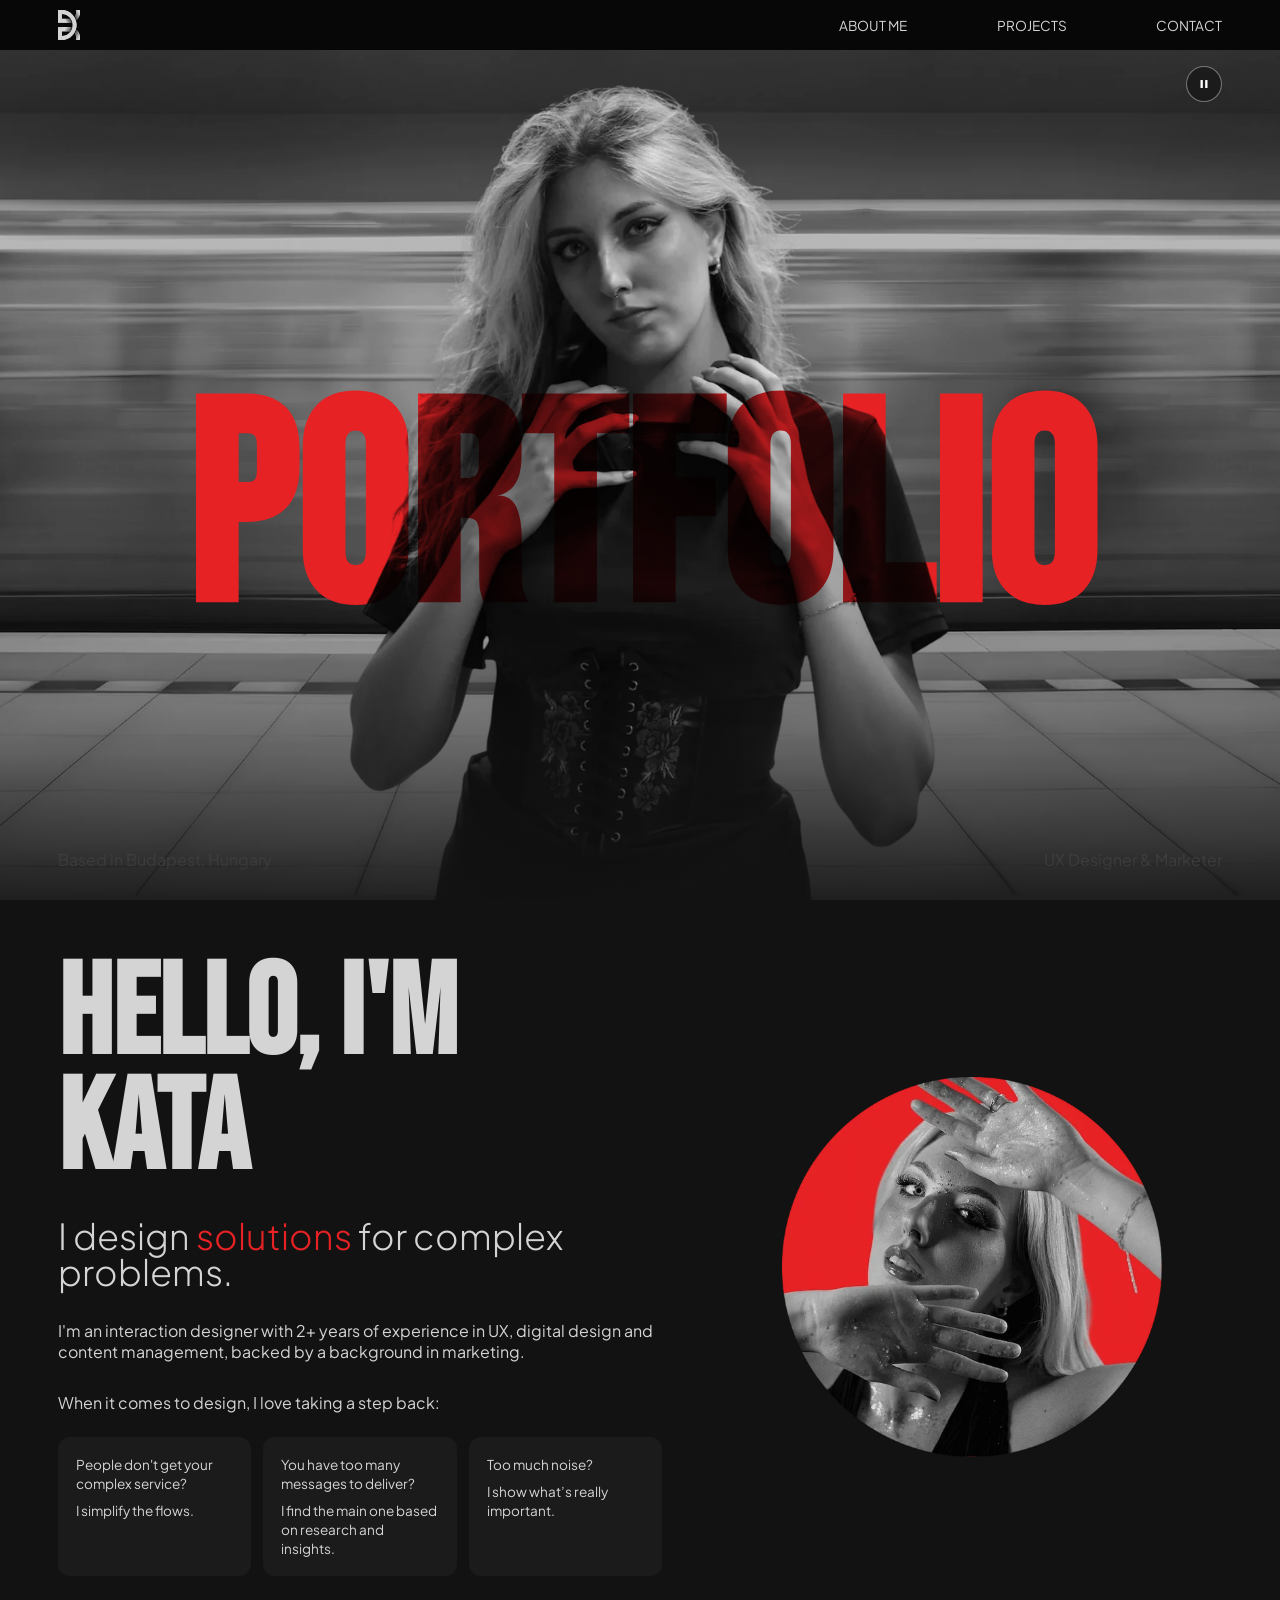
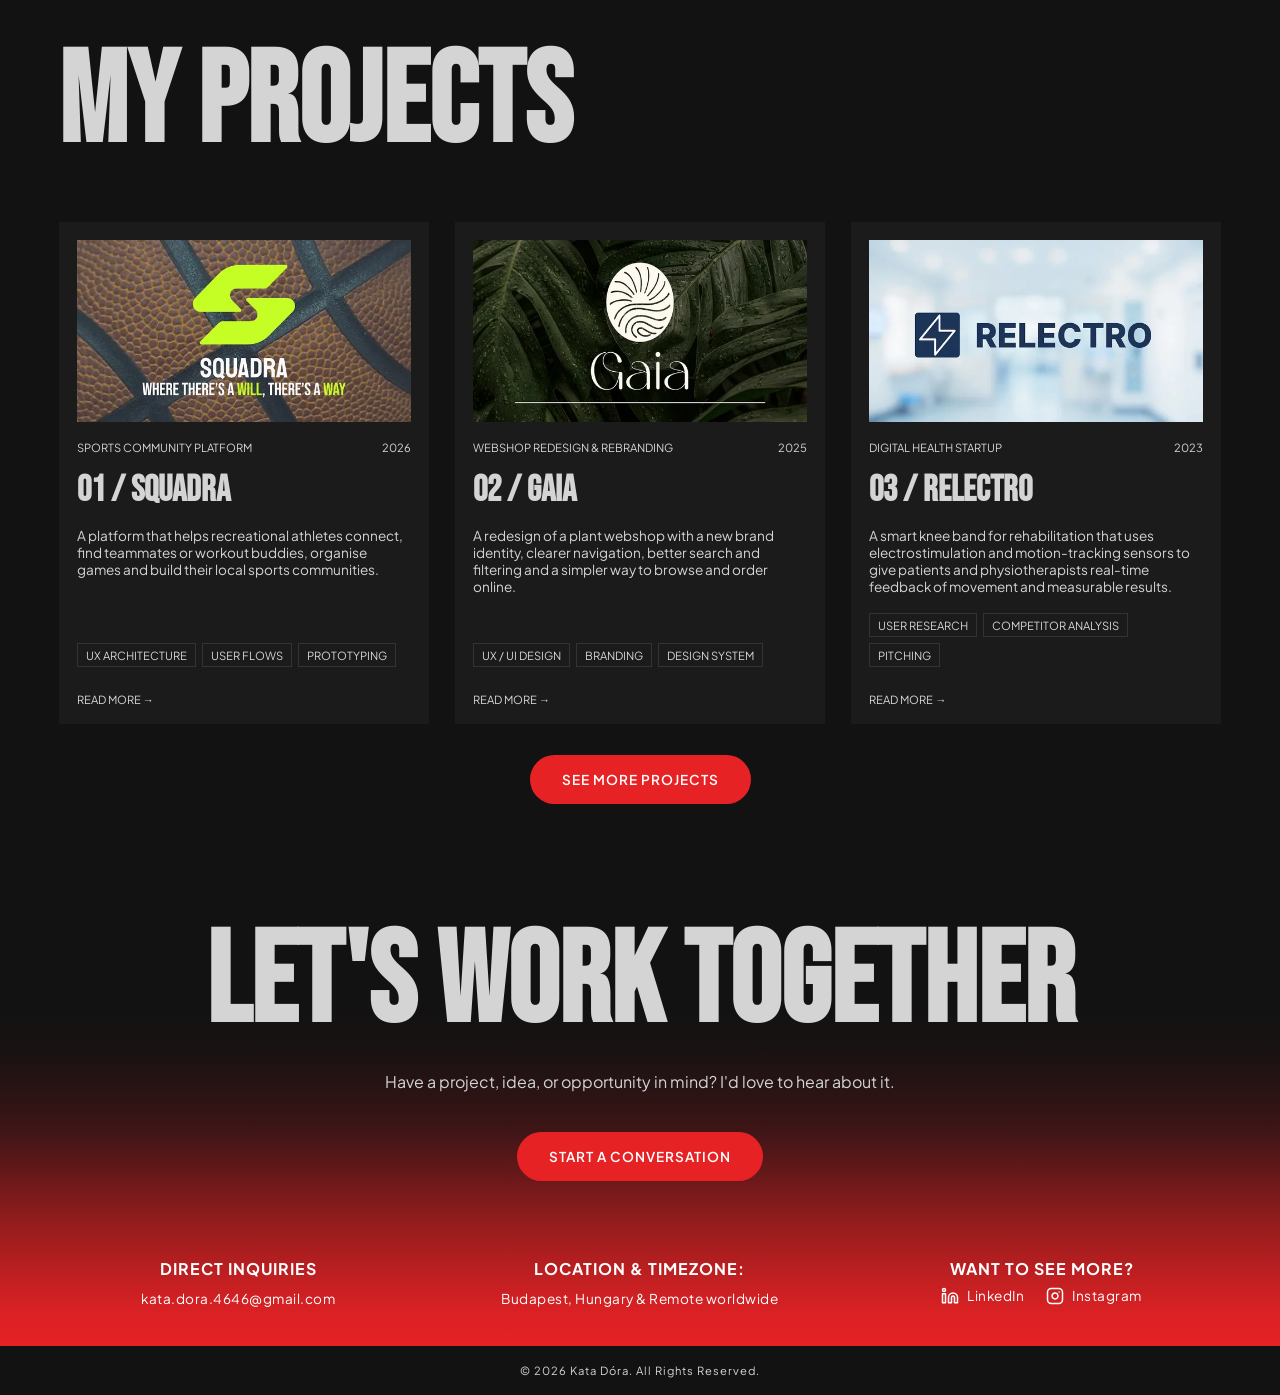
<file: index.html>
<!DOCTYPE html>
<html lang="en">
<head>
    <meta charset="UTF-8">
    <meta name="viewport" content="width=device-width, initial-scale=1.0">
    <meta name="description" content="Kata Dóra – UX designer and marketer based in Budapest. Portfolio of UX research, user flows, prototyping and branding projects.">
    <title>Kata Dóra - Portfolio</title>
    <link rel="icon" href="images/favicon.svg" type="image/svg+xml">
    <link rel="preload" href="fonts/bebas-neue.woff2" as="font" type="font/woff2" crossorigin>
    <link rel="preload" href="fonts/plus-jakarta-sans.woff2" as="font" type="font/woff2" crossorigin>
    <link rel="stylesheet" href="style.css">
</head>
<body>

<a href="#main" class="skip-link">Skip to content</a>

<div class="container">

    <header>
        <a href="#" class="logo">
            <img src="images/logo.svg" alt="Kata Dóra – home" width="64" height="64">
        </a>
        <nav aria-label="Main">
            <a href="#about">ABOUT ME</a>
            <a href="#projects">PROJECTS</a>
            <a href="#contact">CONTACT</a>
        </nav>
    </header>

    <main id="main">
<section class="hero">
    <img class="bg" src="images/background.webp" srcset="images/background-1280.webp 1280w, images/background-2000.webp 2000w, images/background.webp 2560w" sizes="(max-width: 768px) calc(min(100vh - 56px, 150vw) * 1.78), (orientation: portrait) calc((100vh - 50px) * 1.78), 105vw" alt="" fetchpriority="high">    <div class="metro" aria-hidden="true"></div>
    <button class="metro-toggle" type="button" aria-pressed="false" aria-label="Pause background motion">
        <svg class="icon-pause" viewBox="0 0 24 24" aria-hidden="true"><rect x="6" y="5" width="4" height="14" rx="1"/><rect x="14" y="5" width="4" height="14" rx="1"/></svg>
        <svg class="icon-play" viewBox="0 0 24 24" aria-hidden="true"><path d="M8 5v14l11-7z"/></svg>
    </button>
    <div class="title-group">
        <h1>PORTFOLIO</h1>
    <img class="model" src="images/model.webp" srcset="images/model-850.webp 850w, images/model-1096.webp 1096w, images/model.webp 1462w" sizes="(max-width: 768px) 112vw, 78vh" alt="" fetchpriority="low">    <p class="location">Based in Budapest, Hungary</p>
    <p class="role">UX Designer &amp; Marketer</p>
</section>

        <section id="about" class="about">
            <div>
                <h2>HELLO, I'M<br>KATA</h2>
                <p class="tagline">I design <span>solutions</span> for complex problems.</p>
                <p>I'm an interaction designer with 2+ years of experience in UX, digital design and content management, backed by a background in marketing.</p>
               <p>When it comes to design, I love taking a step back:</p>
                <ul class="about-list">
                    <li><span>People don't get your complex service?</span> I simplify the flows.</li>
                    <li><span>You have too many messages to deliver?</span> I find the main one based on research and insights.</li>
                    <li><span>Too much noise?</span> I show what’s really important.</li>
                </ul>
            </div>
            <div class="about-image">
                <img src="images/portrait.webp" srcset="images/portrait-560.webp 560w, images/portrait.webp 900w" sizes="(max-width: 600px) 280px, 380px" alt="Portrait of Kata Dóra" loading="lazy" decoding="async">
            </div>
        </section>

        <section id="projects" class="projects">
            <h2>MY PROJECTS</h2>

            <div class="project-grid">
                <article class="card">
                    <div class="thumb">
                        <img class="img-main" src="images/squadramain.webp" srcset="images/squadramain-600.webp 600w, images/squadramain.webp 1200w" sizes="(max-width: 600px) calc(100vw - 86px), (max-width: 900px) 45vw, (max-width: 1600px) 30vw, 440px" alt="Preview of the Squadra website" loading="lazy" decoding="async">
                        <img class="img-hover" src="images/squadra.webp" alt="" loading="lazy" decoding="async">
                    </div>
                    <div class="card-meta">
                        <span>SPORTS COMMUNITY PLATFORM</span>
                        <span>2026</span>
                    </div>
                    <h3>01 / SQUADRA</h3>
                    <p>A platform that helps recreational athletes connect, find teammates or workout buddies, organise games and build their local sports communities.</p>
                    <div class="tags">
                        <span>UX ARCHITECTURE</span>
                        <span>USER FLOWS</span>
                        <span>PROTOTYPING</span>
                    </div>
                    <a href="squadra.html" aria-label="Read more about Squadra">READ MORE →</a>
                </article>

                <article class="card">
                    <div class="thumb">
                        <img class="img-main" src="images/gaiamain.webp" srcset="images/gaiamain-600.webp 600w, images/gaiamain.webp 1200w" sizes="(max-width: 600px) calc(100vw - 86px), (max-width: 900px) 45vw, (max-width: 1600px) 30vw, 440px" alt="Preview of the redesigned Gaia webshop" loading="lazy" decoding="async">
                        <img class="img-hover" src="images/gaia.webp" alt="" loading="lazy" decoding="async">
                    </div>
                    <div class="card-meta">
                        <span>WEBSHOP REDESIGN &amp; REBRANDING</span>
                        <span>2025</span>
                    </div>
                    <h3>02 / GAIA</h3>
                    <p>A redesign of a plant webshop with a new brand identity, clearer navigation, better search and filtering and a simpler way to browse and order online.</p>
                    <div class="tags">
                        <span>UX / UI DESIGN</span>
                        <span>BRANDING</span>
                        <span>DESIGN SYSTEM</span>
                    </div>
                    <a href="gaia.html" aria-label="Read more about Gaia">READ MORE →</a>
                </article>

                <article class="card">
                    <div class="thumb">
                        <img class="img-main" src="images/relectromain.webp" srcset="images/relectromain-600.webp 600w, images/relectromain.webp 1200w" sizes="(max-width: 600px) calc(100vw - 86px), (max-width: 900px) 45vw, (max-width: 1600px) 30vw, 440px" alt="Preview of the Relectro smart knee band project" loading="lazy" decoding="async">
                        <img class="img-hover" src="images/relectro.webp" alt="" loading="lazy" decoding="async">
                    </div>
                    <div class="card-meta">
                        <span>DIGITAL HEALTH STARTUP</span>
                        <span>2023</span>
                    </div>
                    <h3>03 / RELECTRO</h3>
                    <p>A smart knee band for rehabilitation that uses electrostimulation and motion-tracking sensors to give patients and physiotherapists real-time feedback of movement and measurable results.</p>
                    <div class="tags">
                        <span>USER RESEARCH</span>
                        <span>COMPETITOR ANALYSIS</span>
                        <span>PITCHING</span>
                    </div>
                    <a href="relectro.html" aria-label="Read more about Relectro">READ MORE →</a>
                </article>
            </div>

            <div class="projects-btn">
                <a href="projects.html" class="cta">SEE MORE PROJECTS</a>
            </div>
        </section>
    </main>

    <section id="contact" class="contact">
        <h2>LET'S WORK TOGETHER</h2>
        <p class="contact-copy">Have a project, idea, or opportunity in mind? I'd love to hear about it.</p>
        <a href="mailto:kata.dora.4646@gmail.com" class="cta">START A CONVERSATION</a>

        <div class="contact-info">
            <div>
                <h3>DIRECT INQUIRIES</h3>
                <a href="mailto:kata.dora.4646@gmail.com">kata.dora.4646@gmail.com</a>
            </div>
            <div>
                <h3>LOCATION &amp; TIMEZONE:</h3>
                <p>Budapest, Hungary &amp; Remote worldwide</p>
            </div>
            <div>
                <h3>WANT TO SEE MORE?</h3>
                <div class="socials">
                    <a href="https://www.linkedin.com/in/dora-kata" target="_blank" rel="noopener noreferrer" aria-label="LinkedIn (opens in new tab)">
                        <svg viewBox="0 0 24 24" aria-hidden="true">
                            <path d="M16 8a6 6 0 0 1 6 6v7h-4v-7a2 2 0 0 0-2-2 2 2 0 0 0-2 2v7h-4v-7a6 6 0 0 1 6-6z"/>
                            <rect width="4" height="12" x="2" y="9"/>
                            <circle cx="4" cy="4" r="2"/>
                        </svg>
                        LinkedIn
                    </a>
                    <a href="https://www.instagram.com/lelekprizma" target="_blank" rel="noopener noreferrer" aria-label="Instagram (opens in new tab)">
                        <svg viewBox="0 0 24 24" aria-hidden="true">
                            <rect width="20" height="20" x="2" y="2" rx="5" ry="5"/>
                            <path d="M16 11.37A4 4 0 1 1 12.63 8 4 4 0 0 1 16 11.37z"/>
                            <line x1="17.5" x2="17.51" y1="6.5" y2="6.5"/>
                        </svg>
                        Instagram
                    </a>
                </div>
            </div>
        </div>
    </section>

</div>

<footer>
    <p>© 2026 Kata Dóra. All Rights Reserved.</p>
</footer>

<script>
    document.addEventListener('DOMContentLoaded', () => {
        document.querySelectorAll('img').forEach(img => {
            const box = img.closest('.hero, .case-hero, .thumb, .about-image') || img;
            const done = () => box.classList.add('is-loaded');
            if (img.complete) done();
            else {
                img.addEventListener('load', done);
                img.addEventListener('error', done);
            }
        });
    });
</script>

<script>
    const metro = document.querySelector('.metro');
    const metroToggle = document.querySelector('.metro-toggle');

    if (metro && metroToggle) {
        metroToggle.addEventListener('click', () => {
            const paused = metro.classList.toggle('is-paused');
            metroToggle.setAttribute('aria-pressed', paused);
        });
    }
</script>

</body>
</html>
</file>
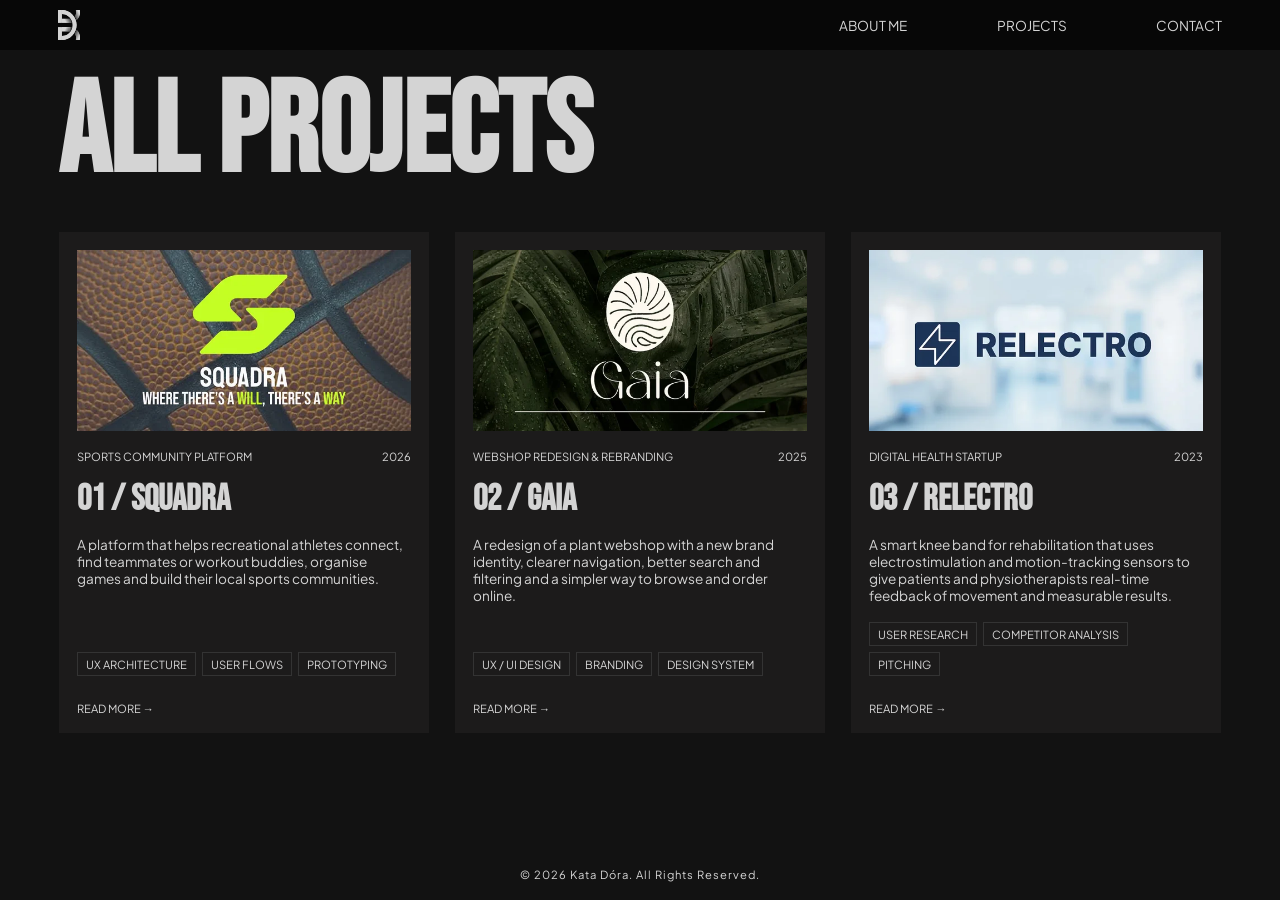
<file: projects.html>
<!DOCTYPE html>
<html lang="en">
<head>
    <meta charset="UTF-8">
    <meta name="viewport" content="width=device-width, initial-scale=1.0">
    <meta name="description" content="All UX/UI design projects and case studiesby Kata Dóra, including UX research, user flows, prototyping and branding. ">
    <title>Projects - Kata Dóra</title>
    <link rel="icon" href="images/favicon.svg" type="image/svg+xml">
    <link rel="stylesheet" href="style.css">
</head>
<body>

<a href="#main" class="skip-link">Skip to content</a>

<div class="container">

    <header>
        <a href="index.html" class="logo">
            <img src="images/logo.svg" alt="Kata Dóra – home" width="64" height="64">
        </a>
        <nav aria-label="Main">
            <a href="index.html#about">ABOUT ME</a>
            <a href="projects.html" aria-current="page">PROJECTS</a>
            <a href="index.html#contact">CONTACT</a>
        </nav>
    </header>

    <main id="main" class="page">
        <h1 class="page-title">ALL PROJECTS</h1>

        <div class="project-grid">
            <article class="card">
                <div class="thumb">
                    <img class="img-main" src="images/squadramain.webp" srcset="images/squadramain-600.webp 600w, images/squadramain.webp 1200w" sizes="(max-width: 600px) calc(100vw - 86px), (max-width: 900px) 45vw, (max-width: 1600px) 30vw, 440px" alt="Preview of the Squadra website">
                    <img class="img-hover" src="images/squadra.webp" alt="" loading="lazy" decoding="async">
                </div>
                <div class="card-meta">
                    <span>SPORTS COMMUNITY PLATFORM</span>
                    <span>2026</span>
                </div>
                <h2>01 / SQUADRA</h2>
                <p>A platform that helps recreational athletes connect, find teammates or workout buddies, organise games and build their local sports communities.</p>
                <div class="tags">
                    <span>UX ARCHITECTURE</span>
                    <span>USER FLOWS</span>
                    <span>PROTOTYPING</span>
                </div>
                <a href="squadra.html" aria-label="Read more about Squadra">READ MORE →</a>
            </article>

            <article class="card">
                <div class="thumb">
                    <img class="img-main" src="images/gaiamain.webp" srcset="images/gaiamain-600.webp 600w, images/gaiamain.webp 1200w" sizes="(max-width: 600px) calc(100vw - 86px), (max-width: 900px) 45vw, (max-width: 1600px) 30vw, 440px" alt="Preview of the redesigned Gaia webshop">
                    <img class="img-hover" src="images/gaia.webp" alt="" loading="lazy" decoding="async">
                </div>
                <div class="card-meta">
                    <span>WEBSHOP REDESIGN &amp; REBRANDING</span>
                    <span>2025</span>
                </div>
                <h2>02 / GAIA</h2>
                <p>A redesign of a plant webshop with a new brand identity, clearer navigation, better search and filtering and a simpler way to browse and order online.</p>
                <div class="tags">
                    <span>UX / UI DESIGN</span>
                    <span>BRANDING</span>
                    <span>DESIGN SYSTEM</span>
                </div>
                <a href="gaia.html" aria-label="Read more about Gaia">READ MORE →</a>
            </article>

            <article class="card">
                <div class="thumb">
                    <img class="img-main" src="images/relectromain.webp" srcset="images/relectromain-600.webp 600w, images/relectromain.webp 1200w" sizes="(max-width: 600px) calc(100vw - 86px), (max-width: 900px) 45vw, (max-width: 1600px) 30vw, 440px" alt="Preview of the Relectro smart knee band project">
                    <img class="img-hover" src="images/relectro.webp" alt="" loading="lazy" decoding="async">
                </div>
                <div class="card-meta">
                    <span>DIGITAL HEALTH STARTUP</span>
                    <span>2023</span>
                </div>
                <h2>03 / RELECTRO</h2>
                <p>A smart knee band for rehabilitation that uses electrostimulation and motion-tracking sensors to give patients and physiotherapists real-time feedback of movement and measurable results.</p>
                <div class="tags">
                    <span>USER RESEARCH</span>
                    <span>COMPETITOR ANALYSIS</span>
                    <span>PITCHING</span>
                </div>
                <a href="relectro.html" aria-label="Read more about Relectro">READ MORE →</a>
            </article>
        </div>
    </main>

</div>

<footer>
    <p>© 2026 Kata Dóra. All Rights Reserved.</p>
</footer>

<script>
    document.addEventListener('DOMContentLoaded', () => {
        document.querySelectorAll('img').forEach(img => {
            const box = img.closest('.hero, .case-hero, .thumb, .about-image') || img;
            const done = () => box.classList.add('is-loaded');
            if (img.complete) done();
            else {
                img.addEventListener('load', done);
                img.addEventListener('error', done);
            }
        });
    });
</script>

</body>
</html>
</file>
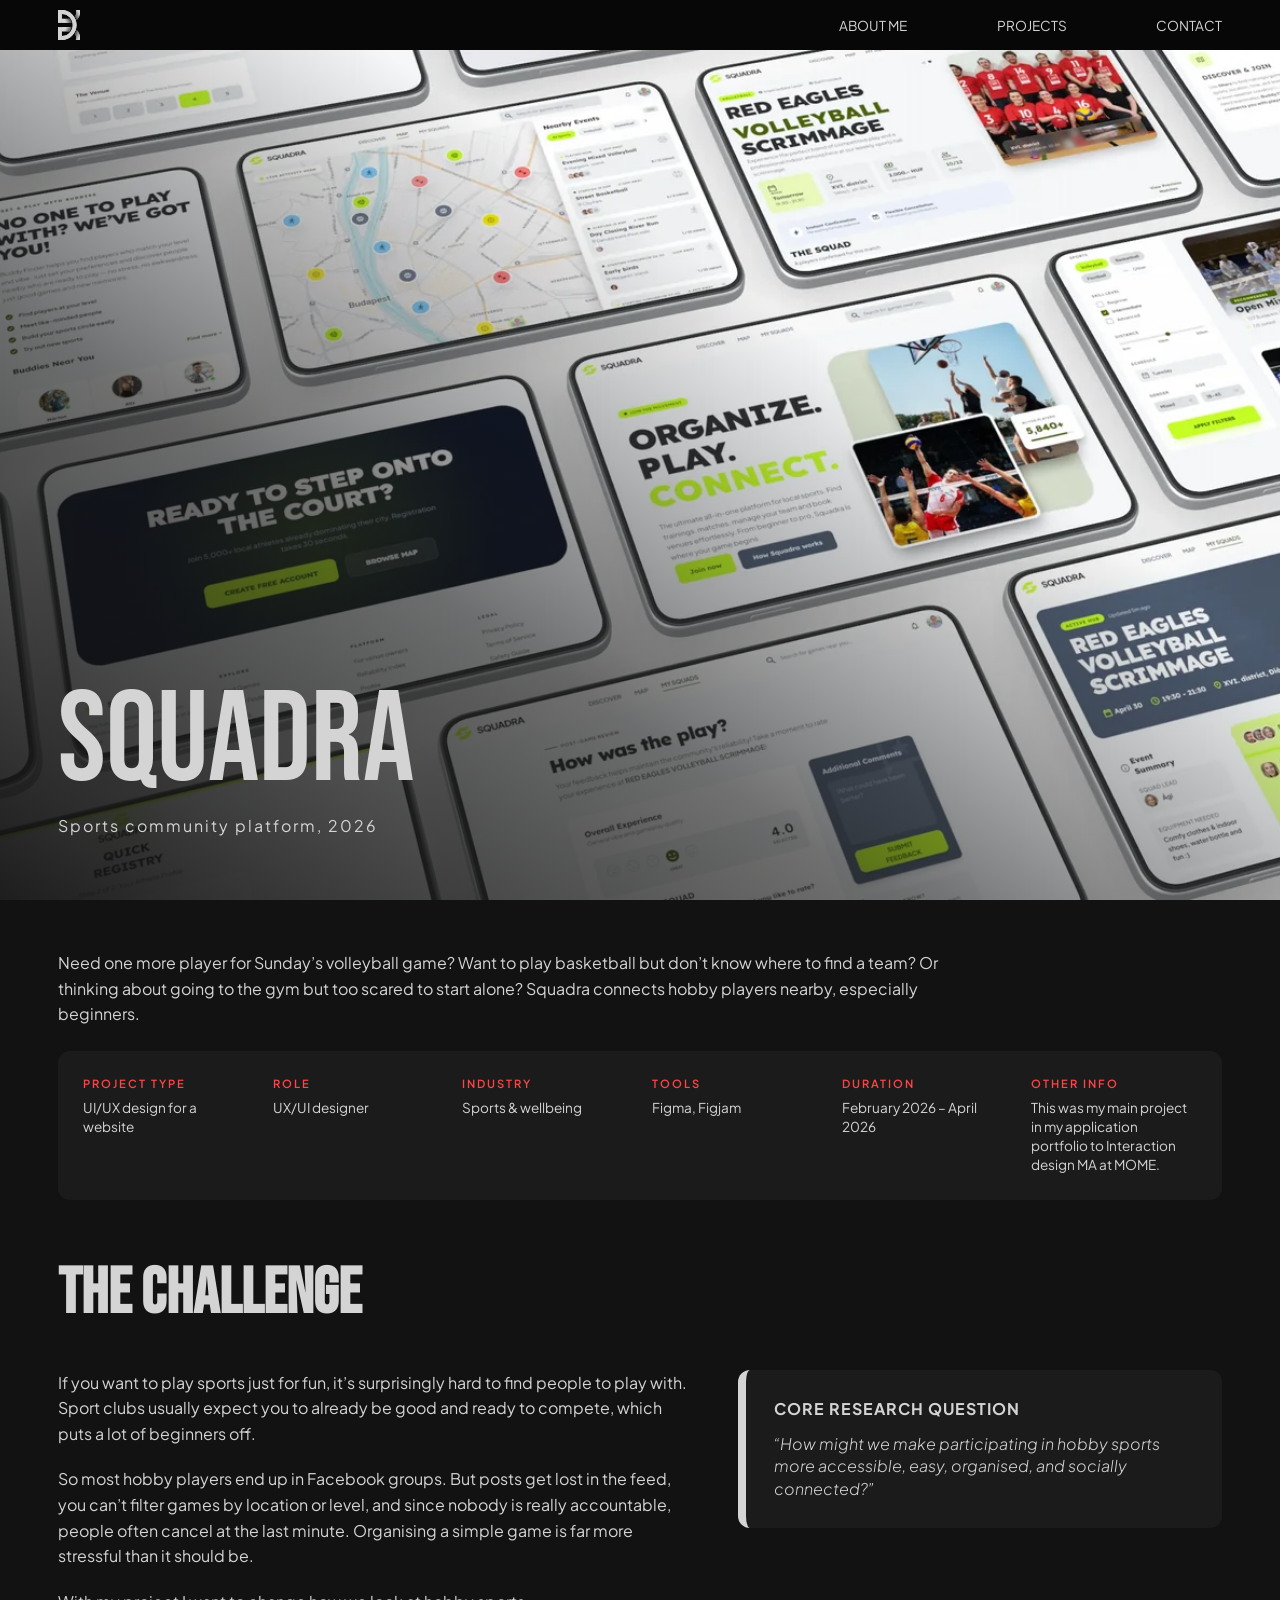
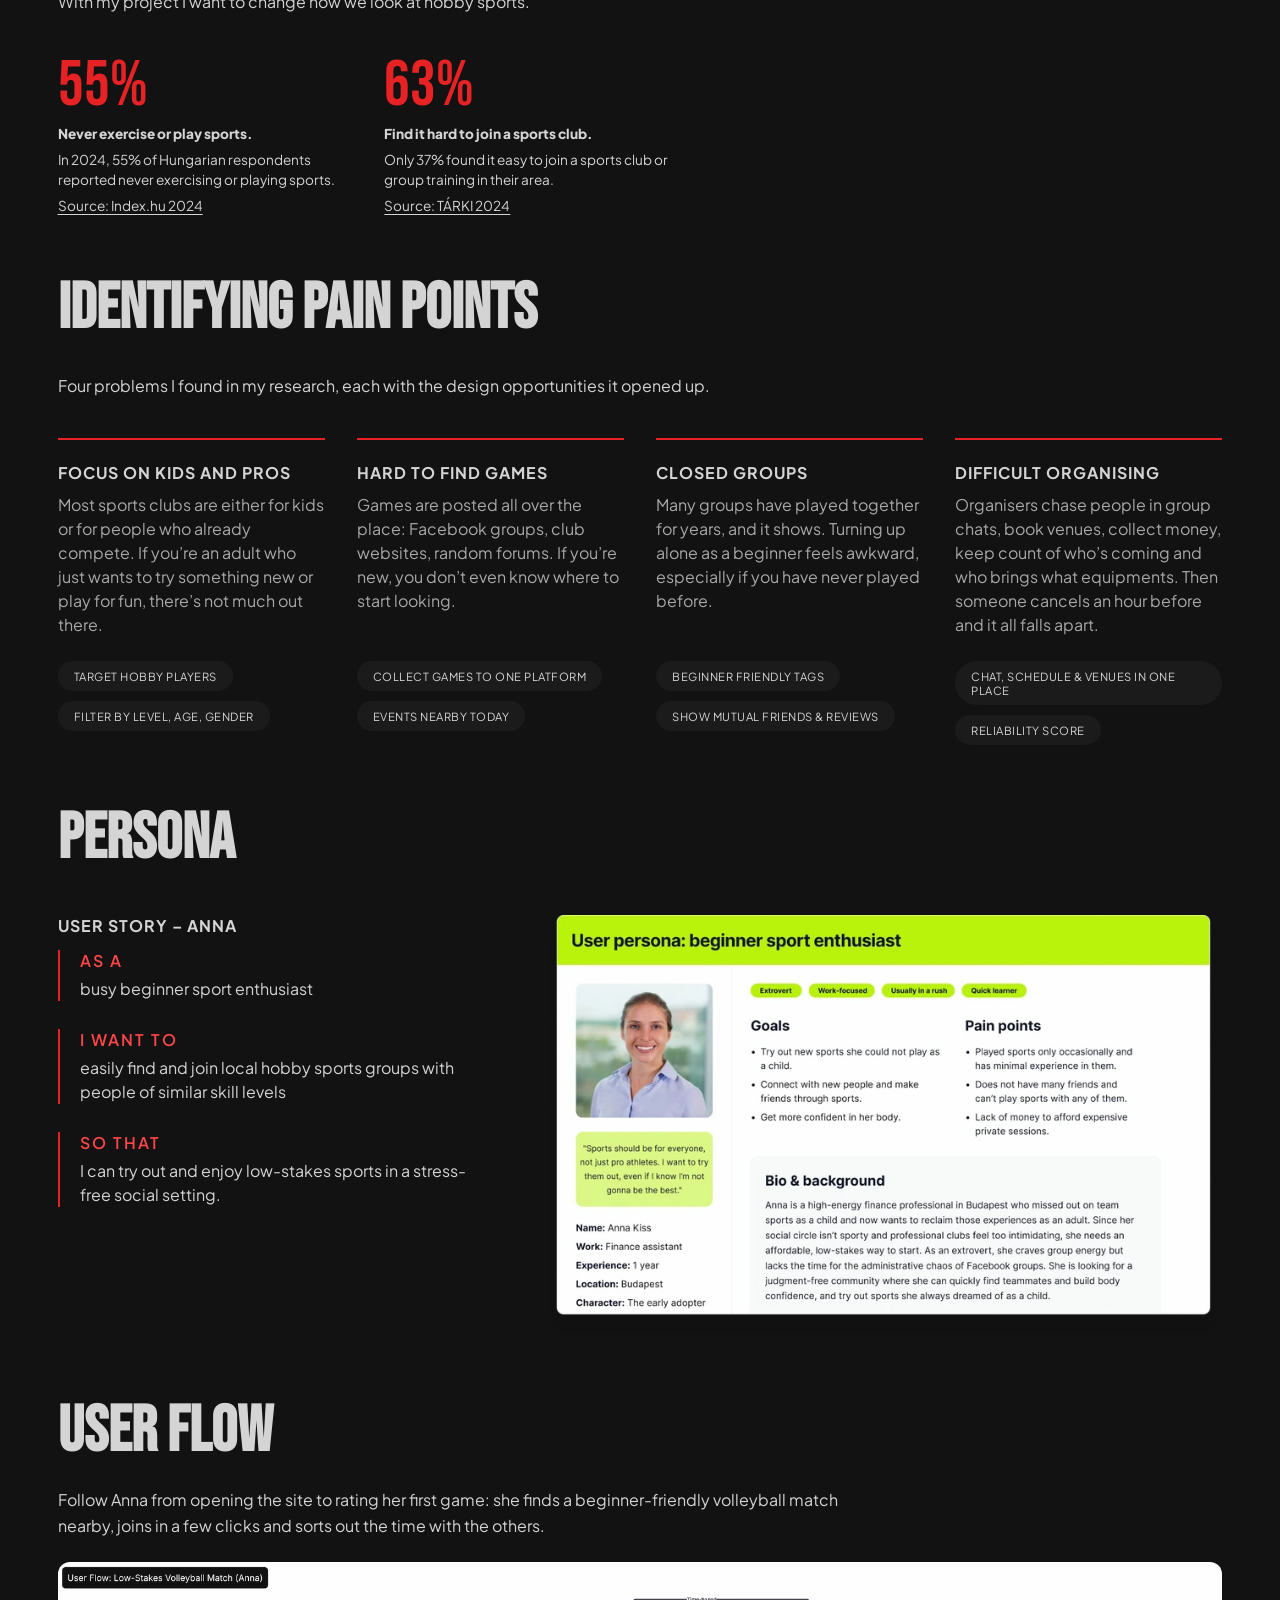
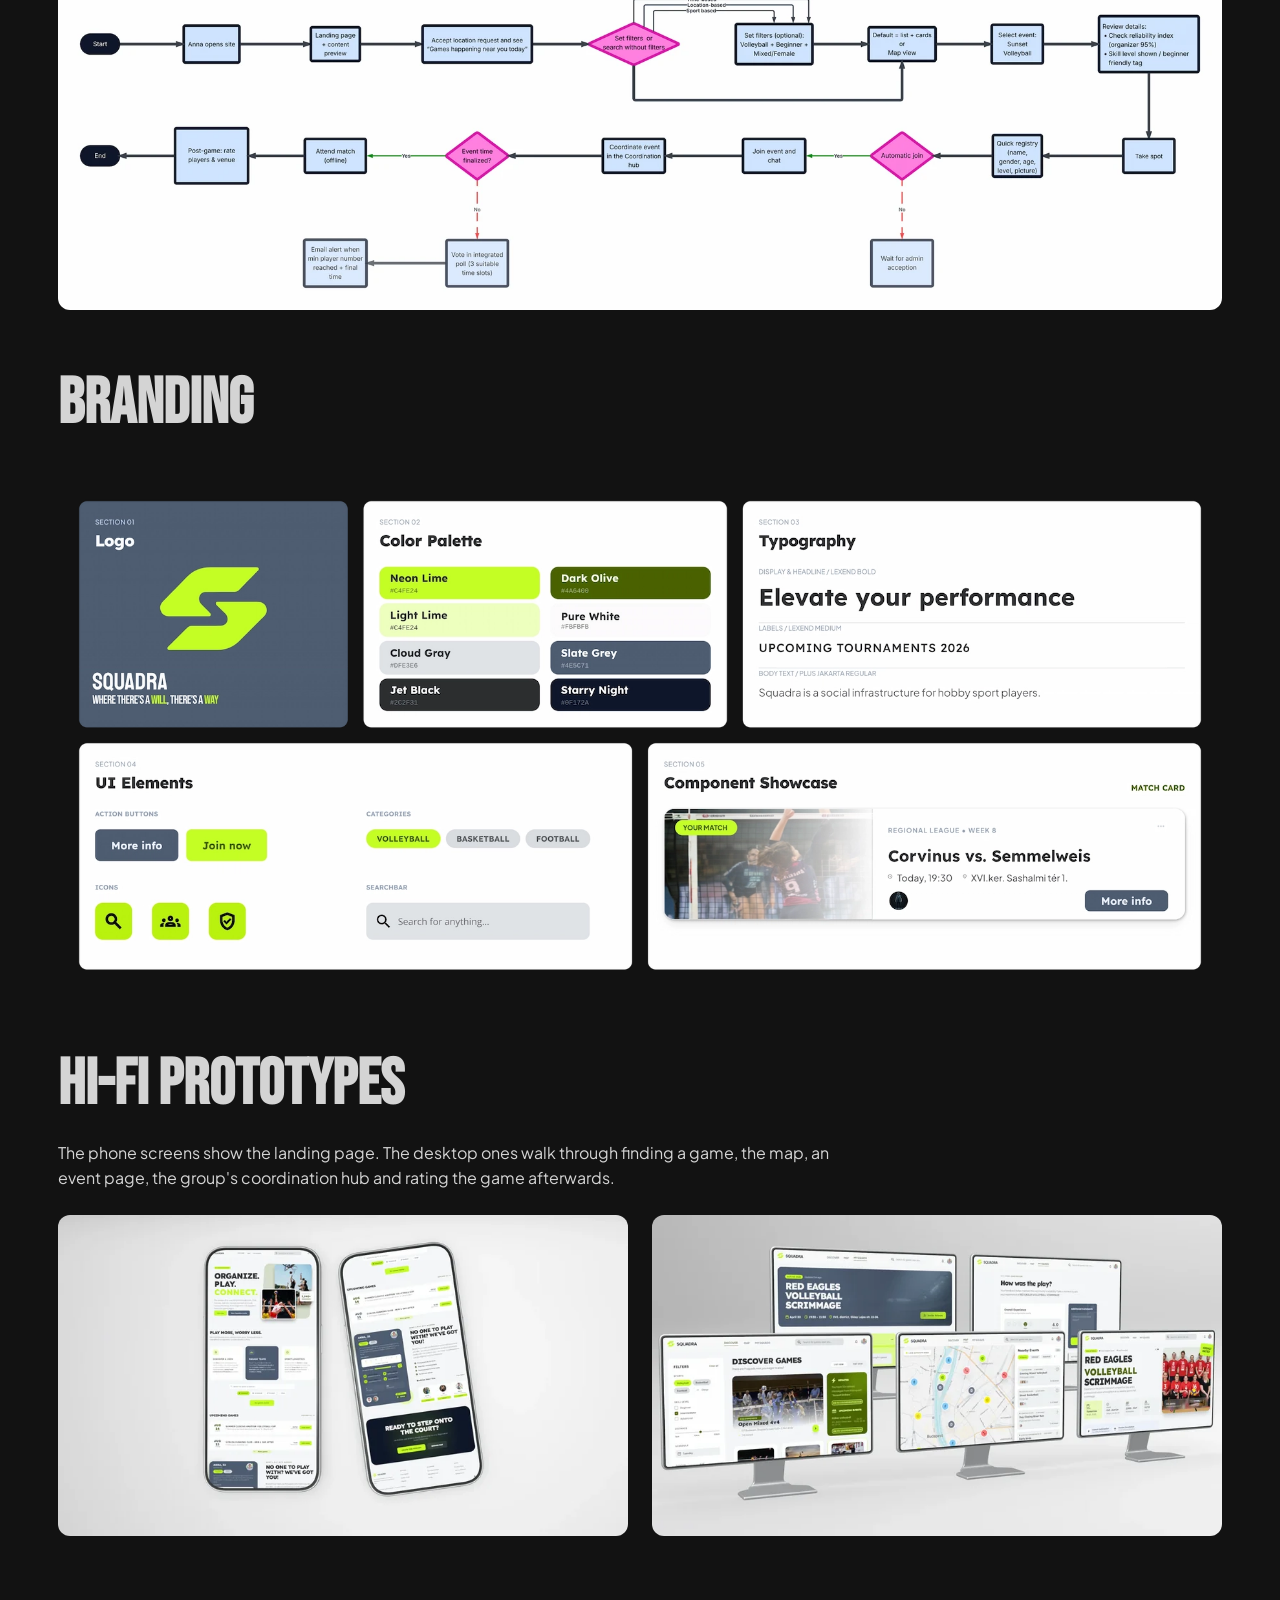
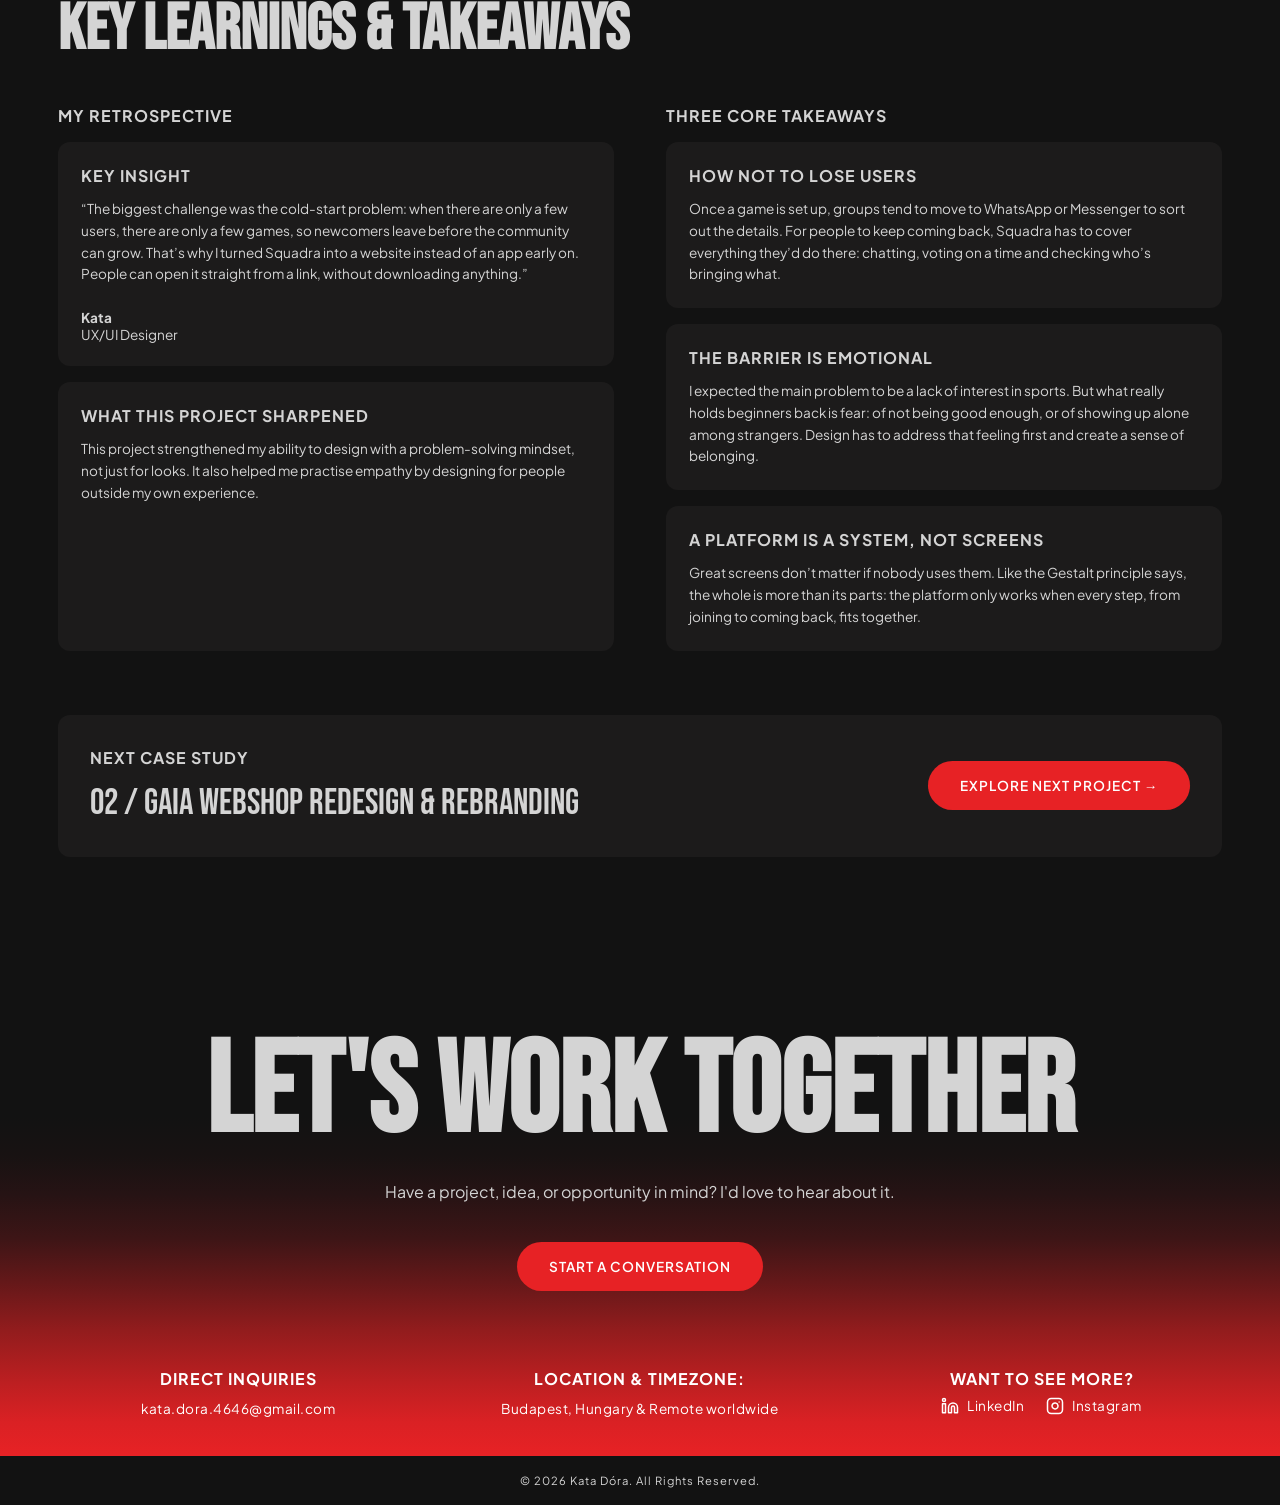
<file: squadra.html>
<!DOCTYPE html>
<html lang="en">
<head>
    <meta charset="UTF-8">
    <meta name="viewport" content="width=device-width, initial-scale=1.0">
    <meta name="description" content="Squadra – A platform that helps recreational athletes connect, find teammates or workout buddies, organise games and build their local sports communities. UX/UI case study by Kata Dóra.">
    <title>SQUADRA - Kata Dóra</title>
    <link rel="icon" href="images/favicon.svg" type="image/svg+xml">
    <link rel="stylesheet" href="style.css">
</head>
<body>

<a href="#main" class="skip-link">Skip to content</a>

<div class="container">

    <header>
        <a href="index.html" class="logo">
            <img src="images/logo.svg" alt="Kata Dóra – home" width="64" height="64">
        </a>
        <nav aria-label="Main">
            <a href="index.html#about">ABOUT ME</a>
            <a href="index.html#projects">PROJECTS</a>
            <a href="index.html#contact">CONTACT</a>
        </nav>
    </header>

    <main id="main">
        <section class="case-hero">
            <img class="case-hero-bg" src="images/squadraproject-2560.webp" srcset="images/squadraproject-1400.webp 1400w, images/squadraproject-1920.webp 1920w, images/squadraproject-2560.webp 2560w" sizes="(max-width: 600px) 750px, (orientation: portrait) 125vw, (max-width: 1600px) 105vw, 100vw" width="2560" height="1440" alt="Squadra website screens" fetchpriority="high">
            <div class="case-hero-content">
                <h1>SQUADRA</h1>
                <p class="case-hero-meta">Sports community platform, 2026</p>
            </div>
        </section>

        <div class="page case">

            <section class="case-intro">
                <p>Need one more player for Sunday’s volleyball game? Want to play basketball but don’t know where to find a team? Or thinking about going to the gym but too scared to start alone? Squadra connects hobby players nearby, especially beginners.</p>

                <dl class="case-facts">
                    <div>
                        <dt>PROJECT TYPE</dt>
                        <dd>UI/UX design for a website</dd>
                    </div>
                    <div>
                        <dt>ROLE</dt>
                        <dd>UX/UI designer</dd>
                    </div>
                    <div>
                        <dt>INDUSTRY</dt>
                        <dd>Sports &amp; wellbeing</dd>
                    </div>
                    <div>
                        <dt>TOOLS</dt>
                        <dd>Figma, Figjam</dd>
                    </div>
                    <div>
                        <dt>DURATION</dt>
                        <dd>February 2026 – April 2026</dd>
                    </div>
                    <div>
                        <dt>OTHER INFO</dt>
                        <dd>This was my main project in my application portfolio to Interaction design MA at MOME.</dd>
                    </div>
                </dl>
            </section>

            <section>
                <h2>THE CHALLENGE</h2>
                <div class="case-two">
                    <div>
                        <p>If you want to play sports just for fun, it’s surprisingly hard to find people to play with. Sport clubs usually expect you to already be good and ready to compete, which puts a lot of beginners off.</p>
                        <p>So most hobby players end up in Facebook groups. But posts get lost in the feed, you can’t filter games by location or level, and since nobody is really accountable, people often cancel at the last minute. Organising a simple game is far more stressful than it should be.</p>
                        <p>With my project I want to change how we look at hobby sports.</p>
                        <div class="case-stats">
                            <div>
                                <strong>55%</strong>
                                <span>Never exercise or play sports.</span>
                                <span>In 2024, 55% of Hungarian respondents reported never exercising or playing sports.</span>
                                <a href="https://index.hu/tudomany/2024/06/20/kutatas-sport-egeszseg-mozgas/" target="_blank" rel="noopener noreferrer" aria-label="Source: Index.hu 2024 (opens in new tab)">Source: Index.hu 2024</a>
                            </div>
                            <div>
                                <strong>63%</strong>
                                <span>Find it hard to join a sports club.</span>
                                <span>Only 37% found it easy to join a sports club or group training in their area.</span>
                                <a href="https://tf.hu/files/docs/hirek/2024/aktiv-eletmod-kutatas-210x148-240613-v5_3.pdf" target="_blank" rel="noopener noreferrer" aria-label="Source: TÁRKI 2024 (opens in new tab)">Source: TÁRKI 2024</a>
                            </div>
                        </div>
                    </div>

                    <div class="case-card case-question">
                        <span class="case-label">CORE RESEARCH QUESTION</span>
                        <p>“How might we make participating in hobby sports more accessible, easy, organised, and socially connected?”</p>
                    </div>
                </div>
            </section>

                       <section>
                <h2>IDENTIFYING PAIN POINTS</h2>
                <p class="case-three-intro">Four problems I found in my research, each with the design opportunities it opened up.</p>
                <div class="case-three">
                    <article>
                        <h3>FOCUS ON KIDS AND PROS</h3>
                        <p>Most sports clubs are either for kids or for people who already compete. If you’re an adult who just wants to try something new or play for fun, there’s not much out there.</p>
                        <ul>
                            <li>TARGET HOBBY PLAYERS</li>
                            <li>FILTER BY LEVEL, AGE, GENDER</li>
                        </ul>
                    </article>

                    <article>
                        <h3>HARD TO FIND GAMES</h3>
                        <p>Games are posted all over the place: Facebook groups, club websites, random forums. If you’re new, you don’t even know where to start looking.</p>
                        <ul>
                            <li>COLLECT GAMES TO ONE PLATFORM</li>
                            <li>EVENTS NEARBY TODAY</li>
                        </ul>
                    </article>

                    <article>
                        <h3>CLOSED GROUPS</h3>
                        <p>Many groups have played together for years, and it shows. Turning up alone as a beginner feels awkward, especially if you have never played before.</p>
                        <ul>
                            <li>BEGINNER FRIENDLY TAGS</li>
                            <li>SHOW MUTUAL FRIENDS &amp; REVIEWS</li>
                        </ul>
                    </article>

                    <article>
                        <h3>DIFFICULT ORGANISING</h3>
                        <p>Organisers chase people in group chats, book venues, collect money, keep count of who’s coming and who brings what equipments. Then someone cancels an hour before and it all falls apart.</p>
                        <ul>
                            <li>CHAT, SCHEDULE &amp; VENUES IN ONE PLACE</li>
                            <li>RELIABILITY SCORE</li>
                        </ul>
                    </article>
                </div>
            </section>

            <section>
                <h2>PERSONA</h2>
                <div class="case-two case-two--persona">
<div class="case-story">
    <span class="case-label">USER STORY – ANNA</span>
    <div class="case-story-list">
        <div>
            <span>AS A</span>
            <p>busy beginner sport enthusiast</p>
        </div>
        <div>
            <span>I WANT TO</span>
            <p>easily find and join local hobby sports groups with people of similar skill levels</p>
        </div>
        <div>
            <span>SO THAT</span>
            <p>I can try out and enjoy low-stakes sports in a stress-free social setting.</p>
        </div>
    </div>
</div>
                    <img class="case-img" src="images/squadraprojectpersona-2000.webp" srcset="images/squadraprojectpersona-800.webp 800w, images/squadraprojectpersona-1200.webp 1200w, images/squadraprojectpersona-1600.webp 1600w, images/squadraprojectpersona-2000.webp 2000w" sizes="(max-width: 768px) calc(100vw - 48px), (max-width: 1600px) 50vw, 790px" width="2000" height="1250" alt="Persona of Anna, a busy beginner sport enthusiast looking for local hobby sports groups at her skill level" loading="lazy" decoding="async">
                </div>
            </section>

            <section>
                <h2>USER FLOW</h2>
                <p class="case-lead">Follow Anna from opening the site to rating her first game: she finds a beginner-friendly volleyball match nearby, joins in a few clicks and sorts out the time with the others.</p>
                <img class="case-img" src="images/squadraprojectflow-2800.webp" srcset="images/squadraprojectflow-1000.webp 1000w, images/squadraprojectflow-1800.webp 1800w, images/squadraprojectflow-2800.webp 2800w" sizes="(max-width: 533px) calc(100vw - 48px), (max-width: 1600px) 91vw, 1456px" width="2800" height="835" alt="User flow diagram of the Squadra website" loading="lazy" decoding="async">
            </section>

            <section>
                <h2>BRANDING</h2>
                <img class="case-img" src="images/squadraprojectbrand-2800.webp" srcset="images/squadraprojectbrand-1000.webp 1000w, images/squadraprojectbrand-1800.webp 1800w, images/squadraprojectbrand-2800.webp 2800w" sizes="(max-width: 533px) calc(100vw - 48px), (max-width: 1600px) 91vw, 1456px" width="2800" height="1228" alt="Squadra brand guide with the logo, color palette, typography and UI elements" loading="lazy" decoding="async">
            </section>

            <section>
                <h2>HI-FI PROTOTYPES</h2>
                <p class="case-lead">The phone screens show the landing page. The desktop ones walk through finding a game, the map, an event page, the group's coordination hub and rating the game afterwards.</p>
                <div class="case-duo">
                    <img class="case-img" src="images/squadraprojectmockup1.webp" srcset="images/squadraprojectmockup1-800.webp 800w, images/squadraprojectmockup1-1200.webp 1200w, images/squadraprojectmockup1.webp 1800w" sizes="(max-width: 533px) calc(100vw - 48px), (max-width: 768px) 91vw, (max-width: 1600px) 45vw, 716px" width="1800" height="1013" alt="Hi-fi prototype of Squadra on mobile" loading="lazy" decoding="async">
                    <img class="case-img" src="images/squadraprojectmockup2.webp" srcset="images/squadraprojectmockup2-800.webp 800w, images/squadraprojectmockup2-1200.webp 1200w, images/squadraprojectmockup2.webp 1800w" sizes="(max-width: 533px) calc(100vw - 48px), (max-width: 768px) 91vw, (max-width: 1600px) 45vw, 716px" width="1800" height="1013" alt="Hi-fi prototype of Squadra on desktop" loading="lazy" decoding="async"> 
                </div>
            </section>

            <section>
 <h2>KEY LEARNINGS &amp; TAKEAWAYS</h2>
<div class="case-two case-learn">
    <div class="case-learn-col">
        <span class="case-label">MY RETROSPECTIVE</span>
        <blockquote class="case-card">
            <h3 class="case-label">KEY INSIGHT</h3>
            <p>“The biggest challenge was the cold-start problem: when there are only a few users, there are only a few games, so newcomers leave before the community can grow. That’s why I turned Squadra into a website instead of an app early on. People can open it straight from a link, without downloading anything.”</p>
            <div class="case-author">
                <strong>Kata</strong>
                <span>UX/UI Designer</span>
            </div>
        </blockquote>
        <div class="case-card">
            <h3 class="case-label">WHAT THIS PROJECT SHARPENED</h3>
            <p>This project strengthened my ability to design with a problem-solving mindset, not just for looks. It also helped me practise empathy by designing for people outside my own experience.</p>
        </div>
    </div>

    <div class="case-takeaways">
        <span class="case-label">THREE CORE TAKEAWAYS</span>
        <article>
            <h3>HOW NOT TO LOSE USERS</h3>
            <p>Once a game is set up, groups tend to move to WhatsApp or Messenger to sort out the details. For people to keep coming back, Squadra has to cover everything they’d do there: chatting, voting on a time and checking who’s bringing what.</p>
        </article>
        <article>
            <h3>THE BARRIER IS EMOTIONAL</h3>
            <p>I expected the main problem to be a lack of interest in sports. But what really holds beginners back is fear: of not being good enough, or of showing up alone among strangers. Design has to address that feeling first and create a sense of belonging.</p>
        </article>
        <article>
            <h3>A PLATFORM IS A SYSTEM, NOT SCREENS</h3>
            <p>Great screens don’t matter if nobody uses them. Like the Gestalt principle says, the whole is more than its parts: the platform only works when every step, from joining to coming back, fits together.</p>
        </article>
    </div>
</div>

            <section class="case-next">
                <div>
                    <span class="case-label">NEXT CASE STUDY</span>
                    <h3>02 / GAIA WEBSHOP REDESIGN &amp; REBRANDING</h3>
                </div>
                <a href="gaia.html" class="cta" aria-label="Explore next project: Gaia">EXPLORE NEXT PROJECT →</a>
            </section>

        </div>
    </main>

    <section id="contact" class="contact">
        <h2>LET'S WORK TOGETHER</h2>
        <p class="contact-copy">Have a project, idea, or opportunity in mind? I'd love to hear about it.</p>
        <a href="mailto:kata.dora.4646@gmail.com" class="cta">START A CONVERSATION</a>

        <div class="contact-info">
            <div>
                <h3>DIRECT INQUIRIES</h3>
                <a href="mailto:kata.dora.4646@gmail.com">kata.dora.4646@gmail.com</a>
            </div>
            <div>
                <h3>LOCATION &amp; TIMEZONE:</h3>
                <p>Budapest, Hungary &amp; Remote worldwide</p>
            </div>
            <div>
                <h3>WANT TO SEE MORE?</h3>
                <div class="socials">
                    <a href="https://www.linkedin.com/in/dora-kata" target="_blank" rel="noopener noreferrer" aria-label="LinkedIn (opens in new tab)">
                        <svg viewBox="0 0 24 24" aria-hidden="true">
                            <path d="M16 8a6 6 0 0 1 6 6v7h-4v-7a2 2 0 0 0-2-2 2 2 0 0 0-2 2v7h-4v-7a6 6 0 0 1 6-6z"/>
                            <rect width="4" height="12" x="2" y="9"/>
                            <circle cx="4" cy="4" r="2"/>
                        </svg>
                        LinkedIn
                    </a>
                    <a href="https://www.instagram.com/lelekprizma" target="_blank" rel="noopener noreferrer" aria-label="Instagram (opens in new tab)">
                        <svg viewBox="0 0 24 24" aria-hidden="true">
                            <rect width="20" height="20" x="2" y="2" rx="5" ry="5"/>
                            <path d="M16 11.37A4 4 0 1 1 12.63 8 4 4 0 0 1 16 11.37z"/>
                            <line x1="17.5" x2="17.51" y1="6.5" y2="6.5"/>
                        </svg>
                        Instagram
                    </a>
                </div>
            </div>
        </div>
    </section>

</div>

<footer>
    <p>© 2026 Kata Dóra. All Rights Reserved.</p>
</footer>

<script>
    document.addEventListener('DOMContentLoaded', () => {
        document.querySelectorAll('img').forEach(img => {
            const box = img.closest('.hero, .case-hero, .thumb, .about-image') || img;
            const done = () => box.classList.add('is-loaded');
            if (img.complete) done();
            else {
                img.addEventListener('load', done);
                img.addEventListener('error', done);
            }
        });
    });
</script>

</body>
</html>
</file>
<file: style.css>
@font-face{
    font-family:'Bebas Neue';
    src:url('fonts/bebas-neue.woff2') format('woff2');
    font-weight:400;
    font-style:normal;
    font-display:block;
}

@font-face{
    font-family:'Plus Jakarta Sans';
    src:url('fonts/plus-jakarta-sans.woff2') format('woff2');
    font-weight:200 800;
    font-style:normal;
    font-display:swap;
}

@font-face{
    font-family:'Plus Jakarta Sans';
    src:url('fonts/plus-jakarta-sans-italic.woff2') format('woff2');
    font-weight:200 800;
    font-style:italic;
    font-display:swap;
}

:root{
    --bg:#121212;
    --cardbg:#1C1B1B;
    --text:#D4D4D4;
    --on-red:#FFFFFF;
    --red:#E72225;
    --red-text:#FF4547;

    /* Type scale */
    --fs-display:clamp(3.5rem, 10vw, 9rem);
    --fs-heading:clamp(2.5rem, 5vw, 4.5rem);
    --fs-title:clamp(1.75rem, 2.8vw, 2.5rem);
    --fs-body:1rem;
    --fs-small:.85rem;
    --fs-tiny:.7rem;

    --header-h:50px;
    --max:1600px;
    --pad:clamp(24px, 4.5vw, 72px);
    --edge:max(var(--pad), calc((100vw - var(--max)) / 2 + var(--pad)));
}

*{
    margin:0;
    padding:0;
    box-sizing:border-box;
}

html{
    overflow-x:hidden;
    overflow-x:clip;
    scroll-behavior:smooth;
    scroll-padding-top:var(--header-h);
}

body{
    overflow-x:hidden;
    overflow-x:clip;
    background:var(--bg);
    color:var(--text);
    font-family:'Plus Jakarta Sans',sans-serif;
    font-size:var(--fs-body);
}

.container{
    max-width:var(--max);
    margin:0 auto;
}

.skip-link{
    position:absolute;
    top:-100px;
    left:20px;
    z-index:200;
    padding:12px 20px;
    background:var(--red);
    border-radius:999px;
    color:var(--on-red);
    text-decoration:none;
    font-size:var(--fs-small);
    font-weight:600;
}

.skip-link:focus{
    top:10px;
}

:focus-visible{
    outline:2px solid currentColor;
    outline-offset:4px;
}

/* Typography */

.hero h1,
.about h2,
.projects h2,
.page-title,
.project-page h1,
.card h2,
.card h3,
.contact h2,
.case h2,
.case-hero h1,
.case-stats strong,
.case-next h3{
    font-family:'Bebas Neue',sans-serif;
}

.about h2,
.projects h2,
.page-title,
.project-page h1,
.contact h2,
.case-hero h1{
    font-size:var(--fs-display);
    line-height:.9;
}

.case h2,
.case-stats strong{
    font-size:var(--fs-heading);
    line-height:.95;
}

.card h2,
.card h3,
.case-next h3{
    font-size:var(--fs-title);
}

.contact-info h3,
.case-label,
.case-three h3,
.case-takeaways h3{
    font-size:var(--fs-body);
    font-weight:700;
    letter-spacing:1px;
}

/* Header */

header{
    position:fixed;
    top:0;
    left:0;
    z-index:100;
    width:100%;
    height:var(--header-h);
    display:flex;
    justify-content:space-between;
    align-items:center;
    padding:0 var(--edge);
    background:rgba(5,5,5,.75);
    backdrop-filter:blur(10px);
}

.logo{
    display:flex;
    align-items:center;
}

.logo img{
    display:block;
    height:30px;
    width:auto;
}

nav{
    display:flex;
    gap:clamp(40px, 7vw, 100px);
}

nav a{
    color:var(--text);
    text-decoration:none;
    font-size:var(--fs-small);
    transition:color .3s;
}

nav a:hover{
    color:var(--red-text);
}

/* Hero */

.hero,
.case-hero{
    position:relative;
    margin-top:var(--header-h);
    overflow:hidden;
}

.hero .bg,
.case-hero-bg{
    position:absolute;
    inset:0;
    width:100%;
    height:100%;
    object-fit:cover;
}

.hero{
    container-type:size;
    height:calc(100vh - var(--header-h));
    height:calc(100svh - var(--header-h));
}

.hero .bg{
    filter:grayscale(100%);
}

.metro{
    --hr:max(100cqh, 56.25cqw);
    position:absolute;
    top:50%;
    left:0;
    width:calc(100% + var(--hr) * 4 / 3);
    height:var(--hr);
    background:url('images/background-loop.webp') 0 0 / auto 68.0556% repeat-x;
    transform:translateY(-50%);
    animation:metro 1s linear infinite;
}

.metro.is-paused{
    animation-play-state:paused;
}

@keyframes metro{
    from{ transform:translate(0, -50%); }
    to{ transform:translate(calc(var(--hr) * -4 / 3), -50%); }
}

.metro-toggle{
    position:absolute;
    top:16px;
    right:var(--edge);
    z-index:10;
    display:grid;
    place-items:center;
    width:36px;
    height:36px;
    border:1px solid rgba(255,255,255,.4);
    border-radius:50%;
    background:rgba(18,18,18,.6);
    color:var(--on-red);
    cursor:pointer;
}

.metro-toggle svg{
    width:14px;
    height:14px;
    fill:currentColor;
}

.metro-toggle .icon-play,
.metro-toggle[aria-pressed="true"] .icon-pause{
    display:none;
}

.metro-toggle[aria-pressed="true"] .icon-play{
    display:block;
}

.title-group{
    position:absolute;
    inset:0;
    z-index:2;
    isolation:isolate;
    overflow:hidden;
}

.hero h1{
    position:absolute;
    top:55%;
    left:50%;
    transform:translate(-50%, -50%);
    white-space:nowrap;
    font-size:22vw;
    line-height:1;
    color:var(--red);
}

.hero .model{
    position:absolute;
    bottom:0;
    left:50%;
    transform:translateX(-50%);
    height:96vh;
    width:auto;
    mix-blend-mode:multiply;
}

.hero::after{
    content:"";
    position:absolute;
    inset:auto 0 0;
    z-index:5;
    height:35%;
    background:linear-gradient(to top, rgba(18,18,18,.9), transparent);
    pointer-events:none;
}

.location,
.role{
    position:absolute;
    bottom:30px;
    z-index:10;
}

.location{ left:var(--edge); }
.role{ right:var(--edge); }

/* About */

.about{
    display:grid;
    grid-template-columns:1fr 500px;
    align-items:center;
    gap:60px;
    padding:4.5vw var(--pad) 1vw;
}

.about p{
    margin-top:30px;
}

.about .tagline{
    font-size:var(--fs-title);
    font-weight:300;
    line-height:1;
}

.about .tagline span{
    color:var(--red);
}

.about-list{
    display:grid;
    grid-template-columns:repeat(3, minmax(0, 1fr));
    gap:12px;
    margin-top:24px;
    list-style:none;
}

.about-list li{
    padding:18px;
    background:var(--cardbg);
    border-radius:12px;
    font-size:var(--fs-small);
    line-height:1.4;
}

.about-list span{
    display:block;
    margin-bottom:8px;
}

.about-image{
    width:min(380px, 30vw);
    aspect-ratio:1 / 1;
    margin:auto;
    border-radius:50%;
}

.about-image img{
    display:block;
    width:100%;
    height:100%;
}

/* Projects */

.projects{
    padding:4.5vw var(--pad);
}

.projects h2{
    margin-bottom:60px;
}

.project-grid{
    display:grid;
    grid-template-columns:repeat(3, minmax(0, 1fr));
    gap:24px;
}

.projects-btn{
    margin-top:30px;
    text-align:center;
}

.card{
    position:relative;
    display:flex;
    flex-direction:column;
    padding:18px;
    background:var(--cardbg);
    border:1px solid var(--bg);
    transition:transform .35s ease, box-shadow .35s ease;
}

.card:hover,
.card:focus-within{
    transform:translateY(-5px) scale(1.03);
    box-shadow:
        0 20px 50px rgba(0,0,0,.4),
        0 0 30px rgba(231,34,37,.3);
}

.thumb{
    position:relative;
    aspect-ratio:1.84 / 1;
    margin-bottom:18px;
    overflow:hidden;
}

.thumb img{
    position:absolute;
    inset:0;
    width:100%;
    height:100%;
    object-fit:cover;
}

.thumb .img-hover{
    opacity:0;
    transition:opacity .5s ease;
}

.card:hover .img-hover,
.card:focus-within .img-hover{
    opacity:1;
}

.card-meta{
    display:flex;
    justify-content:space-between;
    gap:12px;
    font-size:var(--fs-tiny);
}

.card h2,
.card h3{
    margin:15px 0;
}

.card p{
    flex-grow:1;
    font-size:var(--fs-small);
}

.tags{
    display:flex;
    flex-wrap:wrap;
    gap:6px;
    margin-top:18px;
}

.tags span{
    padding:4px 8px;
    border:1px solid #333;
    font-size:var(--fs-tiny);
}

.card a{
    display:inline-block;
    margin-top:25px;
    color:var(--text);
    text-decoration:none;
    font-size:var(--fs-tiny);
}

.card a::after{
    content:"";
    position:absolute;
    inset:0;
}

/* Contact */

.contact{
    position:relative;
    padding:5vw var(--edge) 3vw;
    text-align:center;
    background:linear-gradient(to bottom,
        #121212 0%,
        #121212 30%,
        #181212 38%,
        #261314 46%,
        #3d1516 55%,
        #641819 64%,
        #921c1d 74%,
        #bd1f21 85%,
        #da2124 93%,
        #E72225 100%);
}

.contact-copy{
    max-width:60ch;
    margin:30px auto 40px;
    font-size:var(--fs-body);
}

.contact-info{
    display:grid;
    grid-template-columns:repeat(3, minmax(0, 1fr));
    gap:40px;
    margin-top:clamp(60px, 6vw, 100px);
    color:var(--on-red);
}

.contact-info h3{
    margin-bottom:8px;
}

.contact-info a,
.contact-info p{
    display:inline-flex;
    align-items:center;
    justify-content:center;
    gap:8px;
    color:var(--on-red);
    font-size:var(--fs-small);
    letter-spacing:.5px;
    text-decoration:none;
}

.contact-info a:hover{
    text-decoration:underline;
    text-underline-offset:3px;
}

.socials{
    display:flex;
    flex-wrap:wrap;
    justify-content:center;
    gap:22px;
}

.socials svg{
    width:18px;
    height:18px;
    flex-shrink:0;
    fill:none;
    stroke:currentColor;
    stroke-width:2;
    stroke-linecap:round;
    stroke-linejoin:round;
}

/* Button */

.cta{
    display:inline-flex;
    align-items:center;
    gap:10px;
    padding:16px 32px;
    background:var(--red);
    border-radius:999px;
    color:var(--on-red);
    text-decoration:none;
    font-size:var(--fs-small);
    font-weight:600;
    letter-spacing:1px;
    transition:transform .3s ease;
}

.cta:hover{
    transform:translateY(-5px);
}

/* Footer */

footer{
    position:relative;
    height:var(--header-h);
    margin-top:-1px;
    display:flex;
    align-items:center;
    justify-content:center;
    color:var(--text);
    font-size:var(--fs-tiny);
    letter-spacing:1px;
}

/* Inner pages */

.page{
    padding:calc(var(--header-h) + 2vw) var(--pad) clamp(70px, 9vw, 140px);
}

.page-title{
    margin-bottom:40px;
}

/* Case study */

.case-hero{
    height:min(calc(100svh - var(--header-h)), 70vw);
    min-height:420px;
}

.case-hero::after{
    content:"";
    position:absolute;
    inset:0;
    background:linear-gradient(to top right,
        rgba(18,18,18,.95) 0%,
        rgba(18,18,18,.6) 35%,
        transparent 65%);
    pointer-events:none;
}

.case-hero-content{
    position:absolute;
    left:var(--edge);
    right:var(--pad);
    bottom:clamp(30px, 5vw, 70px);
    z-index:2;
}

.case-hero h1{
    font-weight:400;
    color:var(--text);
}

.case-hero-meta{
    margin-top:16px;
    font-size:var(--fs-body);
    letter-spacing:2px;
}

.case-hero + .page{
    padding-top:clamp(30px, 2vw, 110px);
}

.case section{
    margin-top:clamp(40px, 5vw, 80px);
}

.case section:first-child{
    margin-top:0;
}

.case h2{
    margin-bottom:clamp(28px, 3.5vw, 50px);
}

.case p{
    line-height:1.6;
}

.case p a{
    color:inherit;
    text-decoration:none;
}

.case p a:hover{
    text-decoration:underline;
}

.case-intro > p{
    max-width:75ch;
    margin-top:20px;
}

.case-lead{
    max-width:65ch;
    margin:calc(24px - clamp(28px, 3.5vw, 50px)) 0 24px;
    color:var(--text);
}

.case-img{
    display:block;
    width:100%;
    height:auto;
    border-radius:12px;
}

.case-card,
.case-facts,
.case-takeaways article,
.case-next{
    background:var(--cardbg);
    border-radius:12px;
}

.case-card{
    padding:clamp(20px, 2.2vw, 32px);
}

.case-label{
    display:block;
    margin-bottom:14px;
}

.case-facts{
    display:grid;
    grid-template-columns:repeat(6, minmax(0, 1fr));
    gap:24px;
    margin-top:24px;
    padding:clamp(18px, 2vw, 28px);
}

.case-facts dt{
    margin-bottom:8px;
    color:var(--red-text);
    font-size:var(--fs-tiny);
    font-weight:600;
    letter-spacing:2px;
}

.case-facts dd{
    font-size:var(--fs-small);
    line-height:1.4;
}

.case-two{
    display:grid;
    grid-template-columns:minmax(0, 1.3fr) minmax(0, 1fr);
    gap:clamp(30px, 4vw, 60px);
    align-items:start;
}

.case-two > div > p + p{
    margin-top:20px;
}

.case-question{
    border-left:8px solid var(--text);
}

.case-question p{
    font-size:var(--fs-body);
    font-style:italic;
    font-weight:300;
    line-height:1.4;
}

.case-stats{
    display:grid;
    grid-template-columns:1fr 1fr;
    gap:24px;
    margin-top:40px;
}

.case-stats strong{
    display:block;
    color:var(--red);
    font-weight:400;
    line-height:1;
}

.case-stats span,
.case-stats a{
    display:block;
    margin-top:6px;
    font-size:var(--fs-small);
    line-height:1.45;
}

.case-stats span:first-of-type{
    font-weight:800;
}

.case-stats a{
    color:inherit;
    text-decoration:underline;
    text-underline-offset:3px;
}

/* Pain points */

.case-three{
    display:grid;
    grid-template-columns:repeat(4, minmax(0, 1fr));
    gap:32px;
}

.case-three-intro{
    max-width:60ch;
    margin:-12px 0 40px;
    color:var(--text);
}

.case-three article{
    display:grid;
    grid-row:span 3;
    grid-template-rows:subgrid;
    row-gap:0;
    padding-top:16px;
    border-top:2px solid var(--red);
}

.case-three h3{
    margin:6px 0 10px;
}

.case-three p{
    color:#a8a8a8;
    font-size:var(--fs-body);
    line-height:1.5;
}

.case-number{
    display:block;
    color:var(--text);
    font-size:var(--fs-tiny);
    letter-spacing:2px;
}

.case-three ul{
    display:flex;
    flex-direction:column;
    align-items:flex-start;
    gap:10px;
    margin-top:24px;
    list-style:none;
}

.case-three li{
    padding:8px 16px;
    border-radius:999px;
    background:var(--cardbg);
    font-size:var(--fs-tiny);
    letter-spacing:.5px;
}

/* Persona */

.case-two--persona{
    grid-template-columns:minmax(0, 1fr) minmax(0, 1.6fr);
    align-items:start;
    gap:clamp(32px, 5vw, 80px);
}

.case-story-list{
    display:grid;
    gap:28px;
    margin-top:8px;
}

.case-story-list div{
    padding-left:20px;
    border-left:2px solid var(--red);
}

.case-story-list span{
    display:block;
    margin-bottom:6px;
    color:var(--red-text);
    font-size:var(--fs-body);
    font-weight:600;
    letter-spacing:2px;
}

.case-story-list p{
    line-height:1.5;
}

/* Prototypes */

.case-duo{
    display:grid;
    grid-template-columns:repeat(2, minmax(0, 1fr));
    gap:24px;
}

/* Learnings */

.case-learn{
    grid-template-columns:repeat(2, minmax(0, 1fr));
    align-items:stretch;
}

.case-learn-col{
    display:grid;
    grid-template-rows:auto auto 1fr;
    gap:16px;
}

.case-takeaways{
    display:grid;
    align-content:start;
    gap:16px;
}

.case-learn-col .case-label,
.case-takeaways .case-label{
    margin-bottom:0;
}

.case-learn .case-card,
.case-takeaways article{
    padding:clamp(18px, 1.8vw, 24px);
}

.case-learn .case-card h3,
.case-takeaways h3{
    margin-bottom:12px;
}

.case-learn .case-card p,
.case-takeaways p{
    font-size:var(--fs-small);
    line-height:1.6;
}

.case-author{
    margin-top:24px;
    font-size:var(--fs-small);
}

.case-author strong{
    display:block;
}

/* Next project */

.case-next{
    display:flex;
    justify-content:space-between;
    align-items:center;
    gap:24px;
    padding:clamp(20px, 2.5vw, 36px);
}

.case-next h3{
    font-weight:400;
}

/* Project page */

.case-cover{
    margin-top:clamp(30px, 4vw, 60px);
}

.back-link,
.project-nav a{
    color:var(--text);
    text-decoration:none;
    letter-spacing:2px;
    transition:color .3s;
}

.back-link{
    display:inline-block;
    margin-bottom:40px;
    font-size:var(--fs-tiny);
}

.back-link:hover,
.project-nav a:hover{
    color:var(--red-text);
}

.project-meta{
    display:flex;
    gap:24px;
    color:var(--red);
    font-size:var(--fs-tiny);
    letter-spacing:2px;
}

.project-page h1{
    margin:10px 0 24px;
}

.project-cover{
    max-width:900px;
    margin:60px auto;
    aspect-ratio:16 / 9;
    overflow:hidden;
}

.project-cover img{
    display:block;
    width:100%;
    height:auto;
}

.project-body{
    max-width:800px;
    margin:0 auto;
}

.project-body h2{
    margin-bottom:20px;
    color:var(--red);
    font-size:var(--fs-small);
    font-weight:600;
    letter-spacing:2px;
}

.project-body p{
    font-size:var(--fs-body);
    line-height:1.7;
}

.project-nav{
    display:flex;
    justify-content:space-between;
    padding-top:30px;
    border-top:1px solid rgba(255,255,255,.12);
}

.project-nav a{
    font-size:var(--fs-small);
}

/* Image placeholders */

.thumb,
.about-image,
.case-img{
    background:var(--cardbg);
}

.is-loaded{
    background:none;
}

/* Breakpoints */

@media (min-width:1601px){

    .hero,
    .case-hero,
    .contact{
        margin-inline:calc(50% - 50vw);
    }
}

@media (min-width:1920px){

    html{
        font-size:112.5%;
    }
}

@media (max-width:1200px){

    .about-list{
        grid-template-columns:1fr;
    }

    .case-three{
        grid-template-columns:repeat(2, minmax(0, 1fr));
    }
}

@media (max-width:1100px){

    .case-facts{
        grid-template-columns:repeat(3, minmax(0, 1fr));
    }
}

@media (min-width:601px) and (max-width:1100px){

    .about{
        grid-template-columns:minmax(0, 1fr) minmax(0, 40%);
        gap:clamp(24px, 4vw, 48px);
    }

    .about-image{
        width:100%;
        max-width:380px;
    }
}

@media (max-width:900px){

    .project-grid,
    .case-three{
        grid-template-columns:1fr;
    }
}

@media (min-width:601px) and (max-width:900px){

    .card{
        display:grid;
        grid-template-columns:minmax(0, 1fr) minmax(0, 1fr);
        column-gap:24px;
        align-content:start;
    }

    .card > *{
        grid-column:2;
    }

    .card .thumb{
        grid-column:1;
        grid-row:1 / span 6;
        align-self:start;
        margin-bottom:0;
    }
}

@media (max-width:768px){

    :root{
        --header-h:56px;
    }

    header{
        gap:16px;
    }

    .logo img{
        height:20px;
    }

    nav{
        gap:clamp(12px, 4vw, 24px);
    }

    nav a{
        padding:8px 0;
        font-size:var(--fs-tiny);
        white-space:nowrap;
    }

    .hero{
        height:min(calc(100svh - var(--header-h)), 150vw);
    }

    .hero h1{
        font-size:31.5vw;
        font-size:31.5cqw;
    }

    .hero .model{
        height:92%;
    }

    .location,
    .role{
        left:var(--pad);
        right:var(--pad);
        text-align:center;
        font-size:var(--fs-small);
    }

    .location{
        bottom:52px;
    }

    .role{
        bottom:28px;
    }

    .about,
    .projects,
    .contact{
        padding-top:60px;
        padding-bottom:60px;
    }

    .contact-info{
        grid-template-columns:1fr;
        gap:28px;
    }

    .case-two,
    .case-duo{
        grid-template-columns:1fr;
    }

    .case-facts{
        grid-template-columns:repeat(2, minmax(0, 1fr));
        gap:18px;
    }

    .case-facts > div:last-child{
        grid-column:1 / -1;
    }

    .case-next{
        flex-direction:column;
        align-items:flex-start;
    }

    .page{
        padding-top:calc(var(--header-h) + 40px);
        padding-bottom:70px;
    }
}

@media (min-width:601px) and (max-width:1100px) and (orientation:portrait){

    .hero .model{
        height:80%;
    }
}

@media (max-width:600px){

    .about{
        grid-template-columns:1fr;
    }

    .about-image{
        width:min(280px, 70vw);
    }
}

@media (max-width:360px){

    header{
        padding:0 16px;
    }

    nav{
        gap:10px;
    }
}

@media (hover:none){

    .thumb .img-hover{
        display:none;
    }
}

@media (prefers-reduced-motion:reduce){

    html{
        scroll-behavior:auto;
    }

    *,
    *::before,
    *::after{
        transition:none !important;
    }

    .card:hover,
    .card:focus-within,
    .cta:hover{
        transform:none;
    }

    .metro{
        animation:none;
    }

    .metro-toggle{
        display:none;
    }
}
</file>
